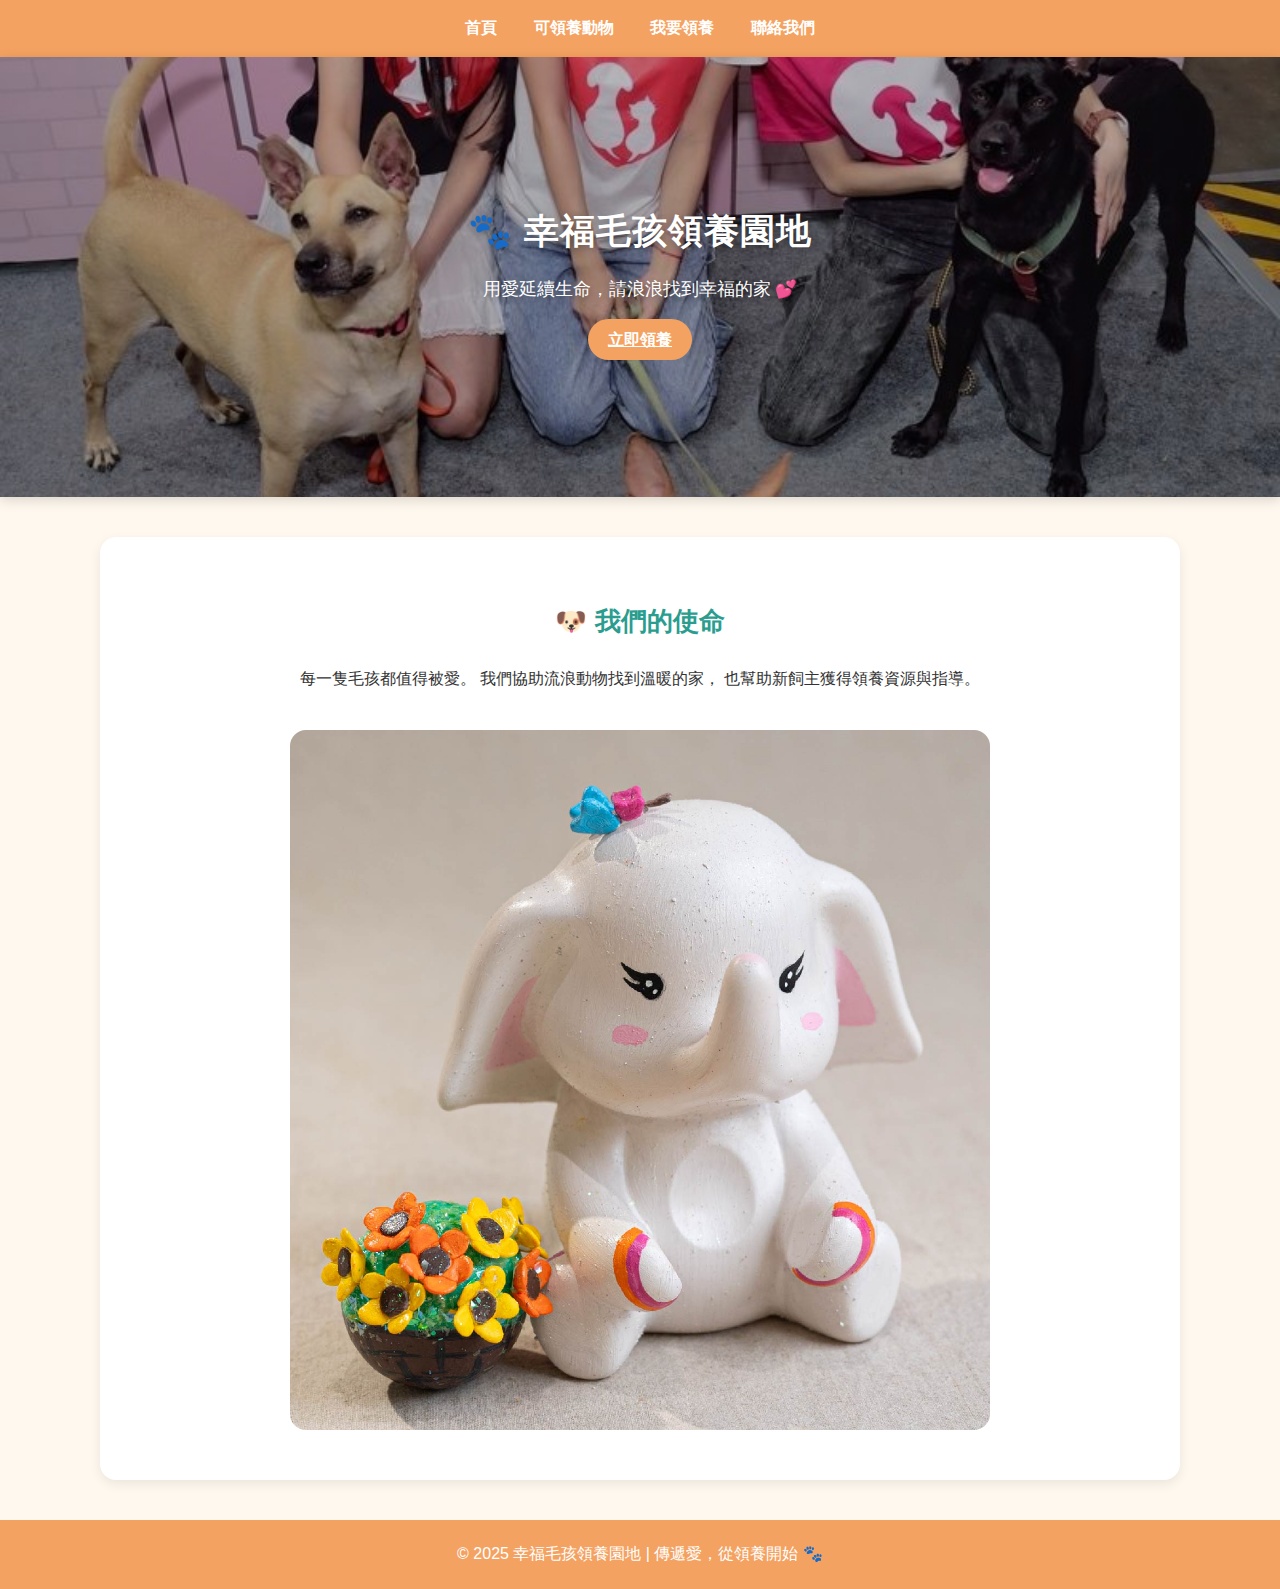
<file: index.html>
<!DOCTYPE html>
<html lang="zh-Hant">
<head>
  <meta charset="UTF-8">
  <meta name="viewport" content="width=device-width, initial-scale=1.0">

  <title>幸福毛孩領養園地</title>
  <link rel="stylesheet" href="style.css">
</head>
<body>
  <nav class="nav">
    <a href="index.html" class="nav__link">首頁</a>
    <a href="animals.html" class="nav__link">可領養動物</a>
    <a href="adopt.html" class="nav__link">我要領養</a>
    <a href="contact.html" class="nav__link">聯絡我們</a>
  </nav>

  <div class="hero">
  <div class="hero__content">
    <h1>🐾 幸福毛孩領養園地</h1>
    <p>用愛延續生命，請浪浪找到幸福的家 💕</p>
    <a href="adopt.html" class="btn">立即領養</a>
  </div>
</div>


  <div class="container" style="text-align:center;">
    <h2>🐶 我們的使命</h2>
    <p>每一隻毛孩都值得被愛。  
      我們協助流浪動物找到溫暖的家，  
      也幫助新飼主獲得領養資源與指導。</p>
    <img src="images/adopt-banner.jpg" alt="毛孩形象圖" style="width:70%;border-radius:16px;margin-top:20px;">
  </div>

  <footer>
    © 2025 幸福毛孩領養園地 | 傳遞愛，從領養開始 🐾
  </footer>
</body>
</html>
</file>
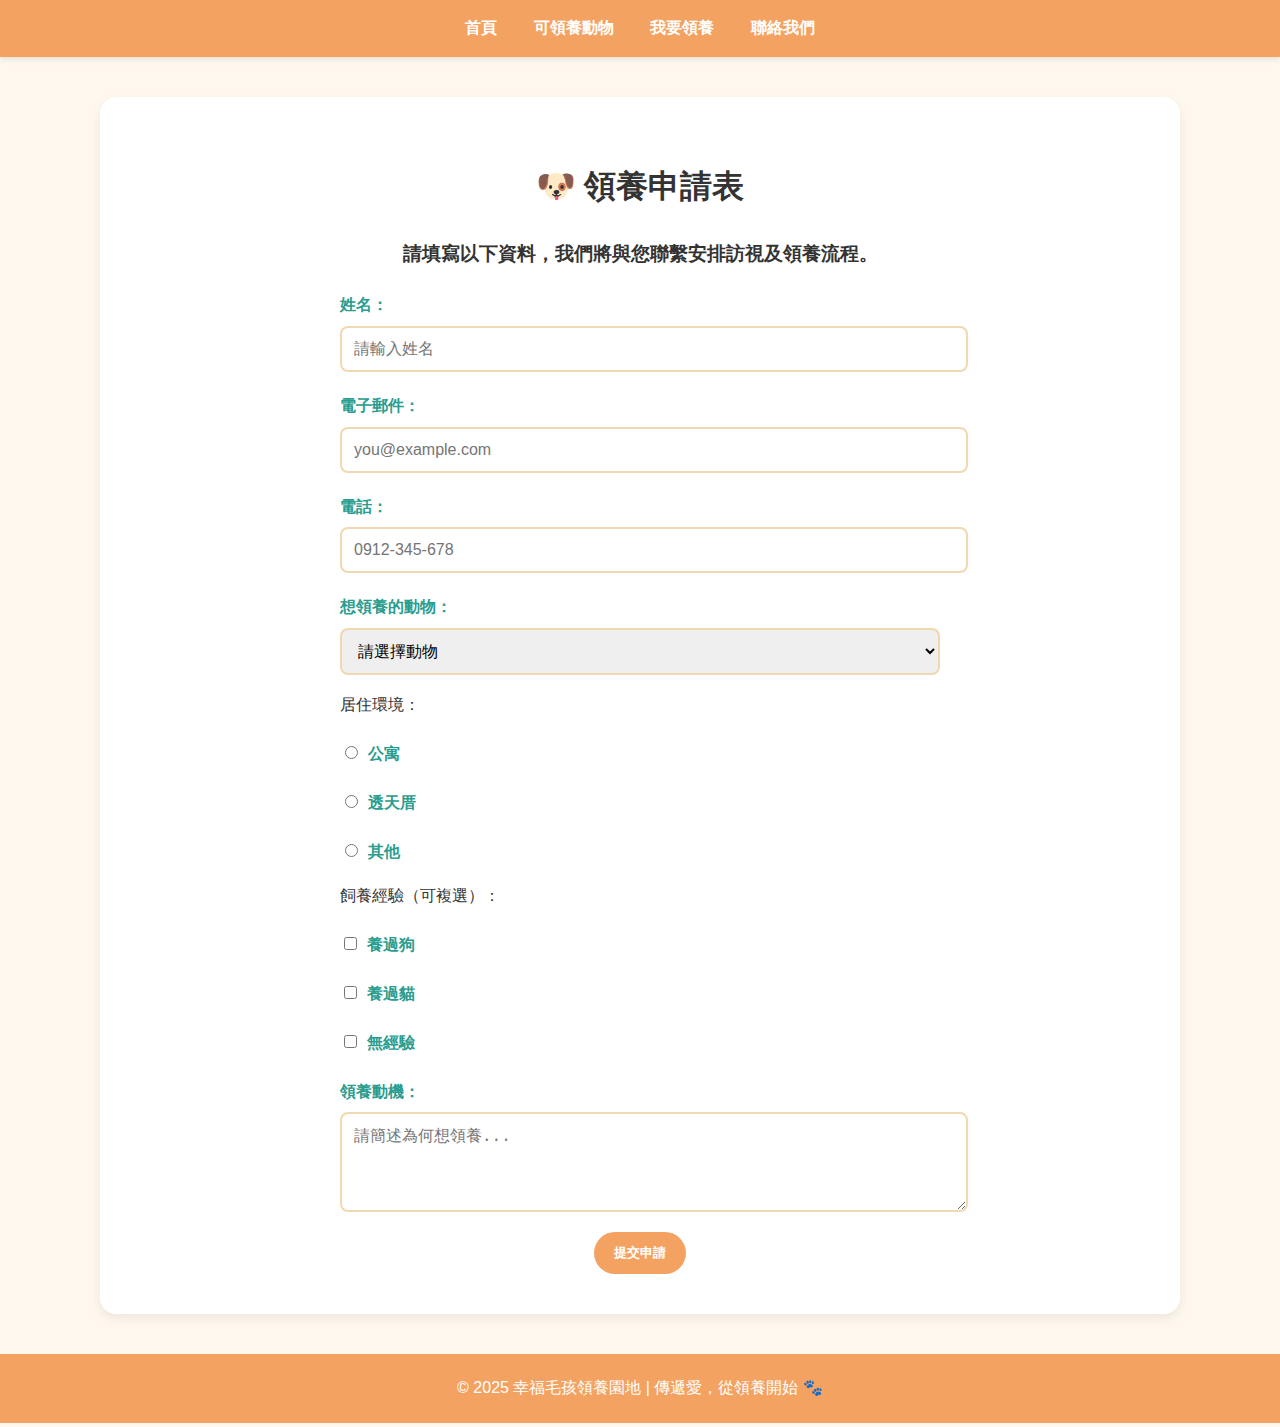
<file: adopt.html>
<!DOCTYPE html>
<html lang="zh-Hant">

<head>
    <meta charset="UTF-8">
    <meta name="viewport" content="width=device-width, initial-scale=1.0">

    <title>領養申請表</title>
    <link rel="stylesheet" href="style.css">
</head>

<body>
    <nav class="nav">
        <a href="index.html" class="nav__link">首頁</a>
        <a href="animals.html" class="nav__link">可領養動物</a>
        <a href="adopt.html" class="nav__link">我要領養</a>
        <a href="contact.html" class="nav__link">聯絡我們</a>
    </nav>

    <div class="container">
        <h1>🐶 領養申請表</h1>
        <h3>請填寫以下資料，我們將與您聯繫安排訪視及領養流程。</h3>

        <form action="thankyou.html" method="get">
            <label for="name">姓名：</label>
            <input type="text" id="name" name="name" placeholder="請輸入姓名" required>

            <label for="email">電子郵件：</label>
            <input type="email" id="email" name="email" placeholder="you@example.com" required>

            <label for="phone">電話：</label>
            <input type="tel" id="phone" name="phone" placeholder="0912-345-678" required>

            <label for="animal">想領養的動物：</label>
            <select id="animal" name="animal" required>
                <option value="">請選擇動物</option>
                <optgroup label="🐶 狗狗">
                    <option value="柴犬小福">柴犬小福</option>
                    <option value="米克斯阿寶">米克斯阿寶</option>
                    <option value="拉布拉多多多">拉布拉多多多</option>
                </optgroup>
                <optgroup label="🐱 貓咪">
                    <option value="英短耶比">英短耶比</option>
                    <option value="三花貓咪咪">三花貓咪咪</option>
                    <option value="黑貓波波">黑貓波波</option>
                </optgroup>
                <optgroup label="🐹 其他小動物">
                    <option value="黃金鼠皮皮">黃金鼠皮皮</option>
                    <option value="小白兔球球">小白兔球球</option>
                    <option value="鸚鵡綠豆">鸚鵡綠豆</option>
                </optgroup>
            </select>


            <p>居住環境：</p>
            <label><input type="radio" name="house" value="apartment"> 公寓</label>
            <label><input type="radio" name="house" value="house"> 透天厝</label>
            <label><input type="radio" name="house" value="other"> 其他</label>

            <p>飼養經驗（可複選）：</p>
            <label><input type="checkbox" name="experience" value="dog"> 養過狗</label>
            <label><input type="checkbox" name="experience" value="cat"> 養過貓</label>
            <label><input type="checkbox" name="experience" value="none"> 無經驗</label>

            <label for="reason">領養動機：</label>
            <textarea id="reason" name="reason" rows="4" placeholder="請簡述為何想領養..."></textarea>

            <div class="btn-group">
                <button class="btn" type="submit">提交申請</button>
            </div>
        </form>
    </div>

    <footer>
        © 2025 幸福毛孩領養園地 | 傳遞愛，從領養開始 🐾
    </footer>
</body>

</html>
</file>
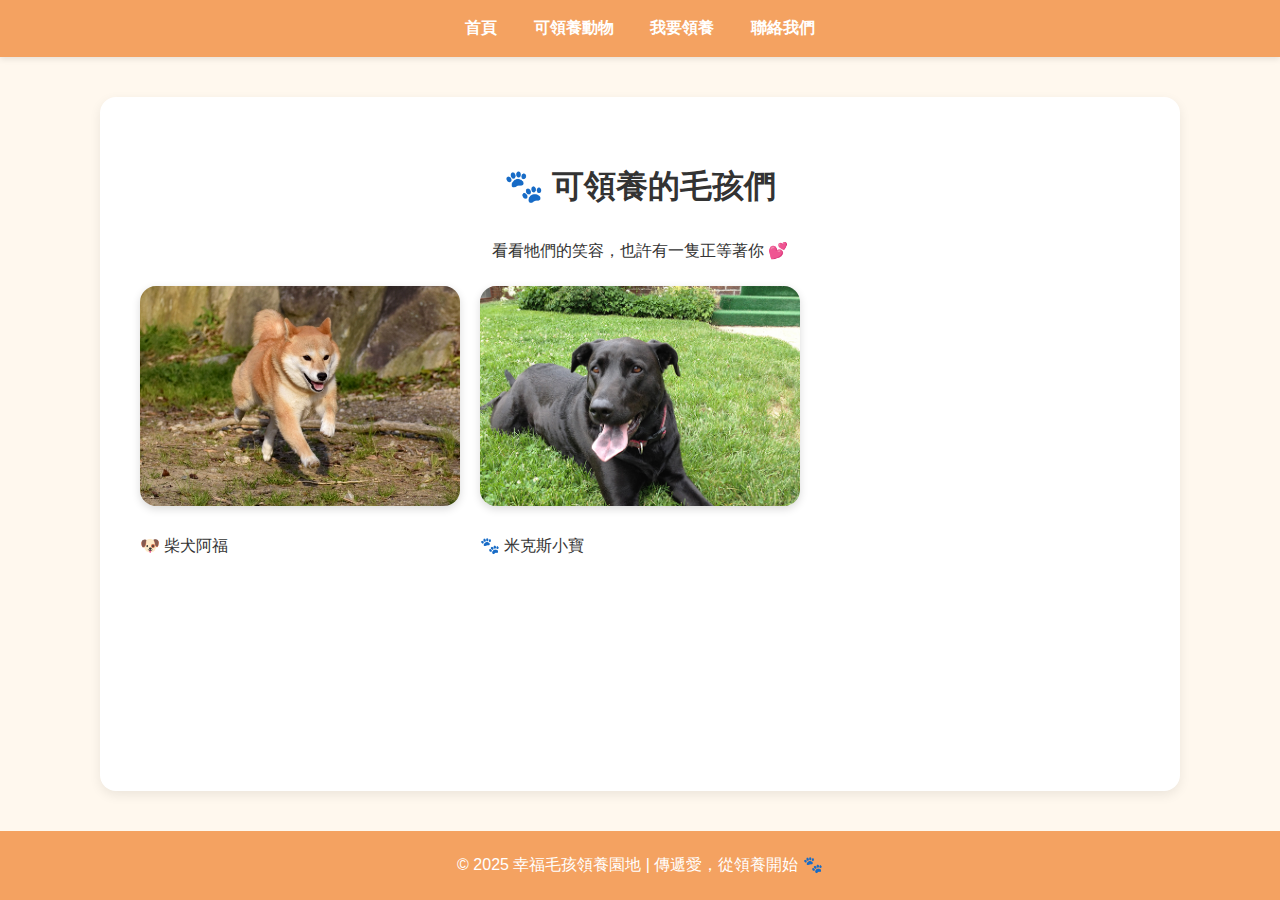
<file: animals.html>
<!DOCTYPE html>
<html lang="zh-Hant">
<head>
  <meta charset="UTF-8">
  <meta name="viewport" content="width=device-width, initial-scale=1.0">

  <title>可領養動物</title>
  <link rel="stylesheet" href="style.css">
</head>
<body>
  <nav class="nav">
    <a href="index.html" class="nav__link">首頁</a>
    <a href="animals.html" class="nav__link">可領養動物</a>
    <a href="adopt.html" class="nav__link">我要領養</a>
    <a href="contact.html" class="nav__link">聯絡我們</a>
  </nav>

  <div class="container">
    <h1>🐾 可領養的毛孩們</h1>
    <p style="text-align:center;">看看牠們的笑容，也許有一隻正等著你 💕</p>

    <div class="gallery">
  <!-- 小福 -->
  <div class="animal-card">
    <img src="images/dog1.jpg" alt="柴犬小福" class="animal-img" onclick="document.getElementById('info1').showModal()">
    <p>🐶 柴犬阿福</p>
  </div>

  <dialog id="info1" class="animal-dialog">
    <h2>🐶 柴犬阿福</h2>
    <img src="images/dog1.jpg" alt="柴犬小福" class="dialog-img">
    <p>年齡：約 2 歲<br>個性：活潑、喜歡曬太陽 ☀️<br>健康狀況：已結紮，定期施打疫苗</p>
    <button class="btn" onclick="this.closest('dialog').close()">關閉</button>
  </dialog>

  <!-- 小寶 -->
  <div class="animal-card">
    <img src="images/dog2.jpg" alt="米克斯小寶" class="animal-img" onclick="document.getElementById('info2').showModal()">
    <p>🐾 米克斯小寶</p>
  </div>

  <dialog id="info2" class="animal-dialog">
    <h2>🐾 米克斯小寶</h2>
    <img src="images/dog2.jpg" alt="米克斯小寶" class="dialog-img">
    <p>年齡：約 3 歲<br>個性：忠誠、有點害羞 🐕🦺<br>健康狀況：已接種疫苗</p>
    <button class="btn" onclick="this.closest('dialog').close()">關閉</button>
  </dialog>
</div>

  </div>

  <footer>
    © 2025 幸福毛孩領養園地 | 傳遞愛，從領養開始 🐾
  </footer>
</body>
</html>
</file>
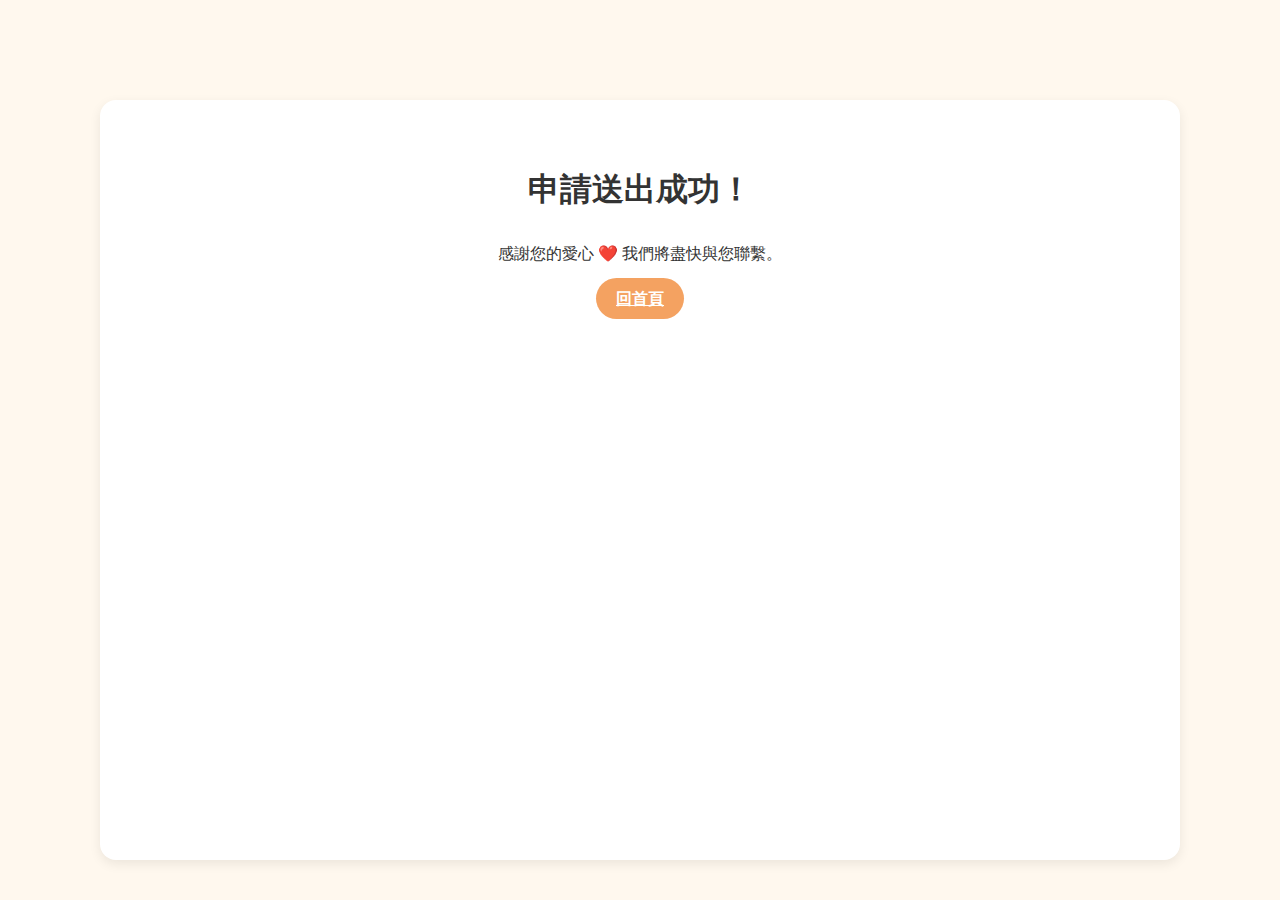
<file: thankyou.html>
<!DOCTYPE html>
<html lang="zh-Hant">
<head>
  <meta charset="UTF-8">
  <meta name="viewport" content="width=device-width, initial-scale=1.0">

  <title>申請完成</title>
  <link rel="stylesheet" href="style.css">
</head>
<body>
  <div class="container" style="text-align:center;margin-top:100px;">
    <h1>申請送出成功！</h1>
    <p>感謝您的愛心 ❤️ 我們將盡快與您聯繫。</p>
    <a href="index.html" class="btn">回首頁</a>
  </div>
</body>
</html>
</file>
<file: style.css>
/* === 全站顏色設定 === */
:root {
  --main-color: #f4a261;      /* 橘色 */
  --main-dark: #e76f51;       /* 深橘紅 */
  --accent-color: #2a9d8f;    /* 粉綠 */
  --bg-light: #fff8ee;        /* 米白背景 */
  --text-color: #333;
}

/* === Flex 版型讓 footer 永遠在底部 === */
html, body {
  height: 100%;
  margin: 0;
  display: flex;
  flex-direction: column;
}

/* === 全域設定 === */
body {
  font-family: "Noto Sans TC", "Comic Neue", sans-serif;
  background-color: var(--bg-light);
  color: var(--text-color);
  line-height: 1.8;
}

/* === 導覽列 === */
.nav {
  background-color: var(--main-color);
  text-align: center;
  padding: 14px 0;
  box-shadow: 0 2px 6px rgba(0,0,0,0.1);
}
.nav__link {
  color: #fff;
  text-decoration: none;
  margin: 0 16px;
  font-weight: 600;
  transition: color 0.3s ease;
}
.nav__link:hover {
  color: var(--accent-color);
}

/* === Hero 區塊 === */
/* Hero：整張圖當背景 */
.hero {
  position: relative;
  min-height: 320px;                  /* 視覺高度 */
  padding: 60px 20px;                 /* 內距避免文字貼邊 */
  border-radius: 0px;
  box-shadow: 0 3px 12px rgba(0,0,0,0.15);
  background-image: 
    linear-gradient(                  /* 上方淡淡的漸層做遮罩，讓字清楚 */
      rgba(0,0,0,0.25), 
      rgba(0,0,0,0.25)
    ),
    url("images/hero.jpg");                  /* ← 換成你的圖片檔名 */
  background-size: cover;             /* 充滿區塊、不變形 */
  background-position: center;        /* 居中對齊 */
  color: #fff;                        /* 讓文字變白 */
  display: flex;                      /* 置中內容 */
  align-items: center;                /* 垂直置中 */
  justify-content: center;            /* 水平置中 */
  text-align: center;                 /* 文字置中 */
}

/* 文字容器（可加一點陰影提升可讀性） */
.hero__content h1 { 
  margin: 0 0 8px;
  font-size: 2rem;
  text-shadow: 0 2px 8px rgba(0,0,0,0.35);
}
.hero__content p {
  margin: 0 0 16px;
  text-shadow: 0 2px 6px rgba(0,0,0,0.3);
}

.hero h1 {
  color: #fff;
  font-size: 2.2rem;
  letter-spacing: 1px;
}
.hero p {
  font-size: 1.1rem;
  margin: 12px 0 20px;
}

/* === 主容器 === */
.container {
  width: 85%;
  max-width: 1000px;
  margin: 40px auto;
  background-color: #fff;
  padding: 40px;
  border-radius: 16px;
  box-shadow: 0 4px 12px rgba(0,0,0,0.08);
  flex: 1; /* 撐開主體空間 */
}

.container h3 {
    text-align: center;
    margin-bottom: 20px;
    color: var(--text-color);
}

/* === 標題 === */
h1, h2 {
  text-align: center;
}
h2 {
  color: var(--accent-color);
  font-size: 1.6rem;
}

/* === 按鈕 === */
.btn {
  background-color: var(--main-color);
  color: #fff;
  padding: 12px 20px;
  border: none;
  border-radius: 50px;
  cursor: pointer;
  transition: all 0.3s ease;
  font-weight: 600;
}
.btn:hover {
  background-color: var(--main-dark);
  transform: translateY(-3px);
  box-shadow: 0 4px 8px rgba(0,0,0,0.2);
}

.btn-group {
  text-align: center;
  margin-top: 10px;
}

/* === 表單 === */
form {
  width: 100%;
  max-width: 600px;
  margin: 0 auto;
}
label {
  font-weight: bold;
  display: block;
  margin-top: 20px;
  color: var(--accent-color);
}
input, select, textarea {
  width: 100%;
  padding: 12px;
  margin-top: 6px;
  border: 2px solid #f0d8b0;
  border-radius: 8px;
  transition: border-color 0.3s ease;
  font-size: 1rem;
}
input:focus, select:focus, textarea:focus {
  border-color: var(--main-color);
  outline: none;
}
input[type="radio"], input[type="checkbox"] {
  width: auto;
  margin-right: 6px;
}

/* === 圖片牆 === */
.gallery {
  display: grid;
  grid-template-columns: repeat(auto-fill, minmax(240px, 1fr));
  gap: 20px;
  margin-top: 20px;
}
.gallery img {
  width: 100%;
  height: 220px;
  object-fit: cover;
  border-radius: 16px;
  box-shadow: 0 3px 8px rgba(0,0,0,0.15);
  transition: transform 0.3s ease, box-shadow 0.3s ease;
}
.gallery img:hover {
  transform: scale(1.05);
  box-shadow: 0 6px 16px rgba(0,0,0,0.25);
}

/* === Footer === */
footer {
  text-align: center;
  padding: 20px;
  background-color: var(--main-color);
  color: #fff;
  border-top-left-radius: 0px;
  border-top-right-radius: 0px;
  font-weight: 500;
}

/* === 響應式設計開始 === */

/* === 手機尺寸 (max-width: 768px) ===
   當螢幕寬度小於或等於 768px 時套用。
   通常代表手機或小型平板。
   調整字體、導覽列方向、容器間距等。
*/
@media (max-width: 768px) {

  body {
    font-size: 14px;     /* 字體縮小一點，符合手機畫面 */
    line-height: 1.6;    /* 調整行距，提升閱讀性 */
  }

  .nav {
    display: flex;
    flex-direction: column;  /* 導覽列從橫排變直排 */
    padding: 8px 0;          /* 上下間距縮小 */
  }

  .nav__link {
    margin: 6px 0;           /* 每個導覽項目上下留空，避免擠在一起 */
  }

  .container {
    width: 95%;              /* 主內容區放寬，幾乎滿版 */
    padding: 20px;           /* 內距縮小，畫面更緊湊 */
  }

  .gallery {
    grid-template-columns: 1fr;   /* 圖片牆改為單欄顯示 */
  }

  .hero {
    padding: 40px 10px;      /* Hero 區內距縮小 */
  }

  .hero__content h1 {
    font-size: 1.6rem;       /* 主標題文字變小以符合手機畫面 */
  }

  img,
  .dialog-img {
    width: 100%;             /* 圖片寬度自動填滿容器 */
    height: auto;            /* 高度自動等比例縮放，避免變形 */
  }
}

/* === 平板尺寸 (min-width: 769px) and (max-width: 1024px) ===
   當螢幕寬度介於 769px～1024px（例如 iPad、平板電腦）時套用。
   主要調整圖片牆為兩欄。
*/
@media (min-width: 769px) and (max-width: 1024px) {
  .gallery {
    grid-template-columns: repeat(2, 1fr);  /* 兩欄圖片排列 */
  }
}

/* === 桌機尺寸 (min-width: 1025px) ===
   螢幕寬度大於 1025px（桌上型電腦或大型螢幕）時套用。
   保持原本三欄設計。
*/
@media (min-width: 1025px) {
  .gallery {
    grid-template-columns: repeat(3, 1fr);  /* 三欄圖片排列 */
  }
}
</file>
